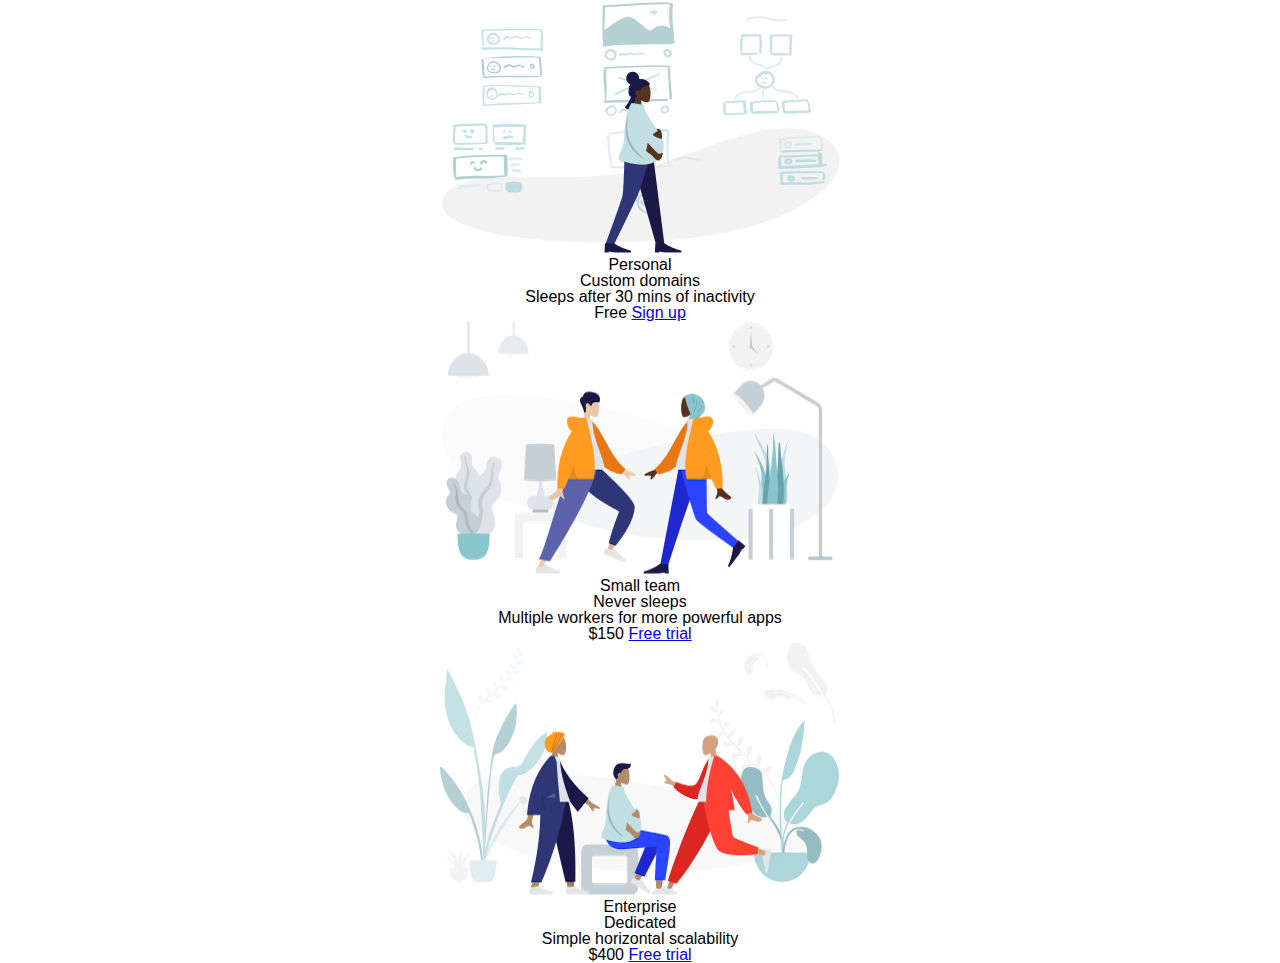
<file: index.html>
<!DOCTYPE html>
<html lang="en">
  <head>
    <meta charset="UTF-8" />
    <meta name="viewport" content="width=device-width, initial-scale=1.0" />
    <title>Price Tiers</title>
    <link
      rel="stylesheet"
      href="https://fonts.googleapis.com/css?family=Open+Sans:400,600,700"
    />
    <link rel="stylesheet" href="app.css" />
  </head>

  <body>
    <div class="panel pricing-table">
      <div class="pricing-plan">
        <img src="icons/icon1.png" alt="" class="pricing-img" />
        <h2 class="pricing-header">Personal</h2>
        <ul class="pricing-features">
          <li class="pricing-features-item">Custom domains</li>
          <li class="pricing-features-item">
            Sleeps after 30 mins of inactivity
          </li>
        </ul>
        <span class="pricing-price">Free</span>
        <a href="#/" class="pricing-button">Sign up</a>
      </div>

      <div class="pricing-plan">
        <img src="icons/icon2.png" alt="" class="pricing-img" />
        <h2 class="pricing-header">Small team</h2>
        <ul class="pricing-features">
          <li class="pricing-features-item">Never sleeps</li>
          <li class="pricing-features-item">
            Multiple workers for more powerful apps
          </li>
        </ul>
        <span class="pricing-price">$150</span>
        <a href="#/" class="pricing-button is-featured">Free trial</a>
      </div>

      <div class="pricing-plan">
        <img src="icons/icon3.png" alt="" class="pricing-img" />
        <h2 class="pricing-header">Enterprise</h2>
        <ul class="pricing-features">
          <li class="pricing-features-item">Dedicated</li>
          <li class="pricing-features-item">Simple horizontal scalability</li>
        </ul>
        <span class="pricing-price">$400</span>
        <a href="#/" class="pricing-button">Free trial</a>
      </div>
    </div>
  </body>
</html>
</file>
<file: app.css>
html, body, div, span, applet, object, iframe,
h1, h2, h3, h4, h5, h6, p, blockquote, pre,
a, abbr, acronym, address, big, cite, code,
del, dfn, em, img, ins, kbd, q, s, samp,
small, strike, strong, sub, sup, tt, var,
b, u, i, center,
dl, dt, dd, ol, ul, li,
fieldset, form, label, legend,
table, caption, tbody, tfoot, thead, tr, th, td,
article, aside, canvas, details, embed, 
figure, figcaption, footer, header, hgroup, 
menu, nav, output, ruby, section, summary,
time, mark, audio, video {
	margin: 0;
	padding: 0;
	border: 0;
	font-size: 100%;
	font: inherit;
	vertical-align: baseline;
}
/* HTML5 display-role reset for older browsers */
article, aside, details, figcaption, figure, 
footer, header, hgroup, menu, nav, section {
	display: block;
}
body {
	line-height: 1;
    text-align: center;
    font-family: 'Montserrat',sans-serif;
}
ol, ul {
	list-style: none;
}
blockquote, q {
	quotes: none;
}
blockquote:before, blockquote:after,
q:before, q:after {
	content: '';
	content: none;
}
table {
	border-collapse: collapse;
	border-spacing: 0;
}

/* Our Code starts below */
.dot {
    height: 10px;
    width: 10px;
    background-color: #a8acac;
    border-radius: 50%;
    display: inline-block;
    margin-right: 0.3em;
  }
.dots{
    margin-top: 5%;
}

html{
    box-sizing: border-box;
}

h1{
    line-height: 1.2; 
    margin: 2% auto 0 auto;
    font-size: 4em;
}
p{
    margin: 2% 0 0 auto;
    font-size: 1.5em;
}
.main img{
    display:inline-block;
    margin: 2% auto 0 auto;
}
.main{
    color:#66bfbf;
    background-color:#e4f9f5;
}
.main h1{
    font-family: 'sacramento',cursive;
}
.main p{
    font-size: 2em;
    text-transform: lowercase;
    /* display: inline; */
}

/* Second Page */
#pro{
    text-decoration: underline;
}
.main #cloud1{
    margin-left:40%;
}
.main #cloud2{
    margin-left:-40%;

}
.main #name{
}
.main #mountain{
    /* margin:3% 100vh; */
}

.page2{
    color:#11999E;   
    width: 100%;
    /* height:800px; */
}
.page2 #me{
    width: 200px;
    height: 200px;
    border-radius:  50%;
    margin-top: 5%;
}
.page2 h1{      
    margin-top:5% ;
}
.page2 p{
    color: #40514e;
}
.skills{
    display: flex;
    justify-content:center;
    margin-top: 8%;
}
.skills img{
    width: 200px;
    height: 200px;
    border-radius: 50%;
    margin-right: 5em;
    
}
.skills h2{
    font-size: 2em;
    font-weight: 600;
    text-align: start;
}
.skills p{
    font-size: 1.5em;
    max-width: 25em;
    text-align: start;
    margin-top: 5%;
    margin-right: 5em;

}
#page3{
    text-align: center;
}
#page3 h2{
    font-size: 2em;
    font-weight: 600;
    margin: 2% auto;

}
#page3 p{
    font-size: 1.5em;
    max-width: 40em;
    margin: 2% auto;
}
#page3 button{
    padding: 15px 35px;
    font-size: 1.2em;
    border-radius: 10px;
    margin: 5% 0;
    background-color: transparent;
    border: 2px solid #11999E;
    color: #11999E;
    text-decoration: none;
    transition: background-color 200ms ease-in-out,cursor 200ms ease-in-out;
}
#page3 button:hover,#page3 button:focus{
     background-color:#d8e8e9;
     cursor: pointer;
}
.footer{
    width: 100%;
    height : 15em;
    background-color: #11999E;
    display: flex;
    flex-direction: column; 
    justify-content: space-around;
    align-items:center ;
}
.footerdiv{
    width: 100%;
    display: flex;
    flex-direction: row;
    justify-content: space-around;
}
.footer a{
    /* margin-right:5%; */
    text-decoration: none;
    color: #000000;
    font-size: 1.2em;
}
.footer p{
    color: #d8e8e9;
    font-size: 1em;
    font-weight: 600;
}
</file>
